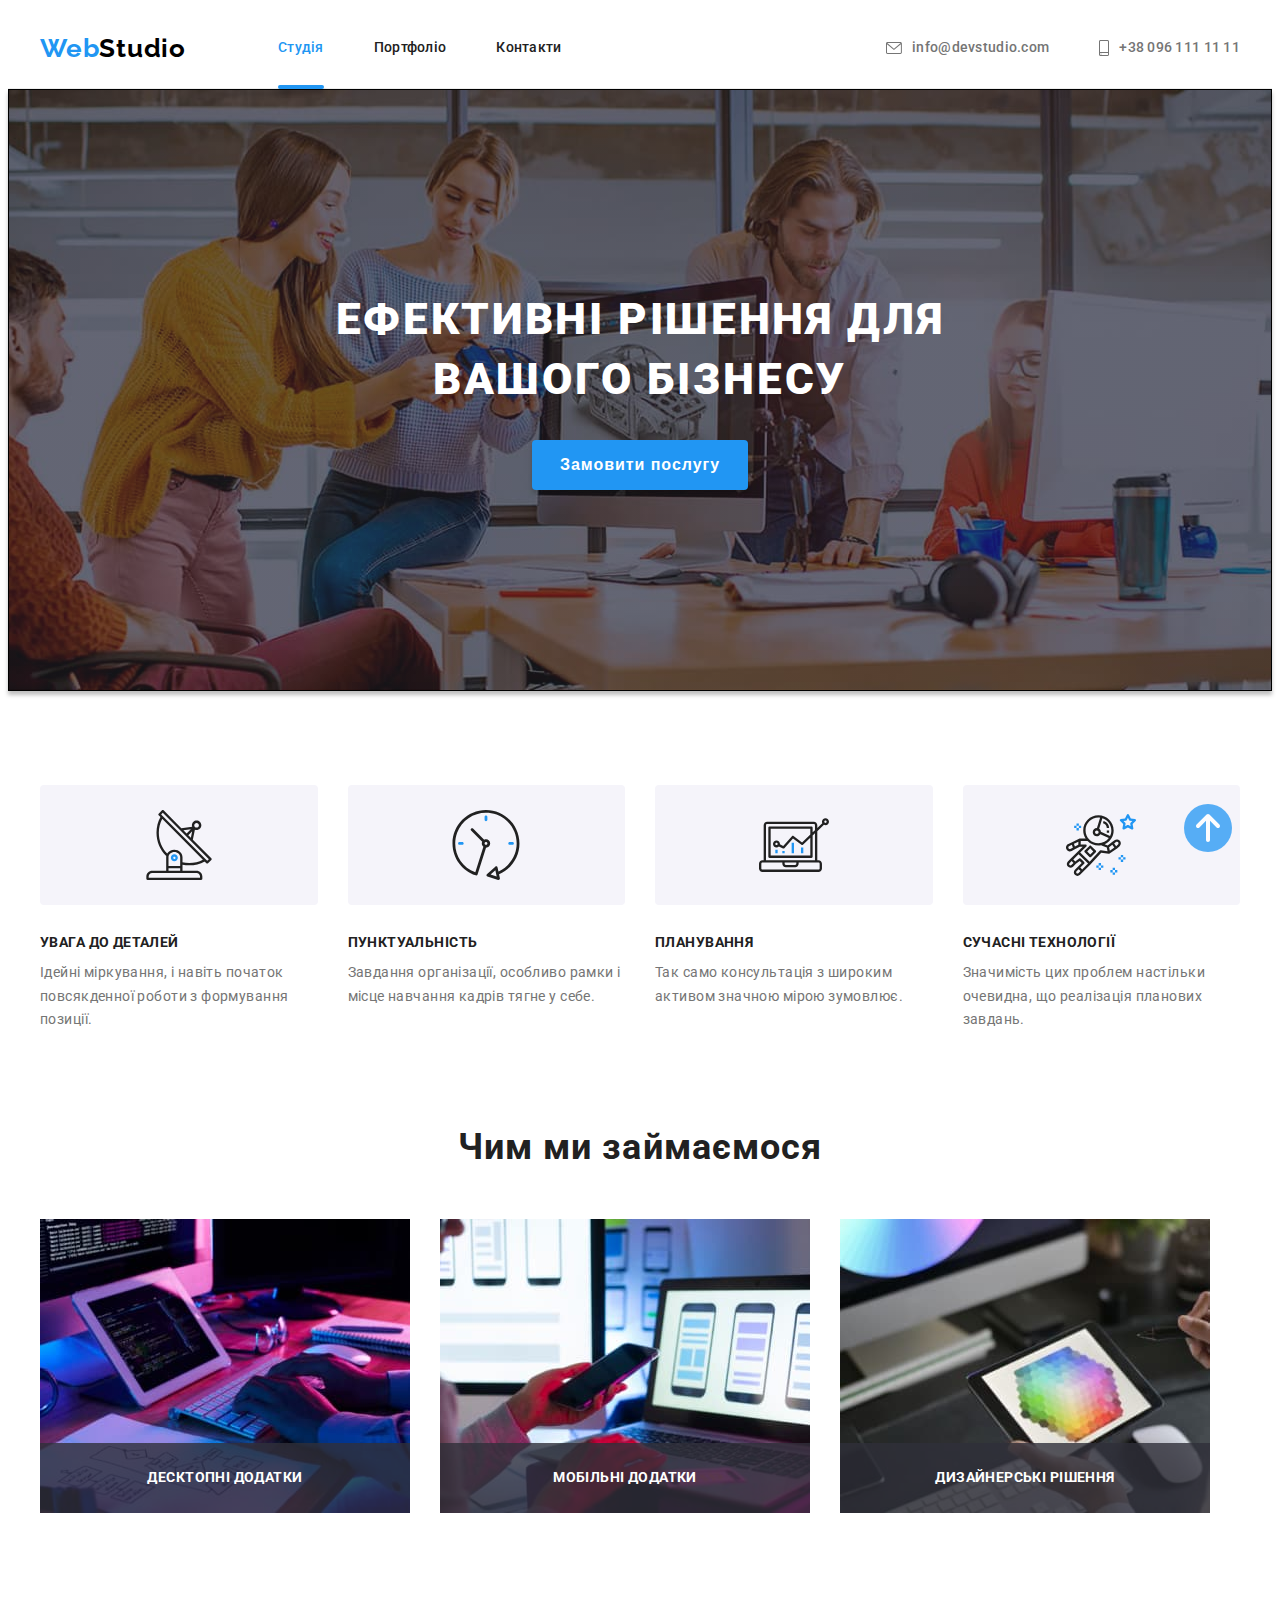
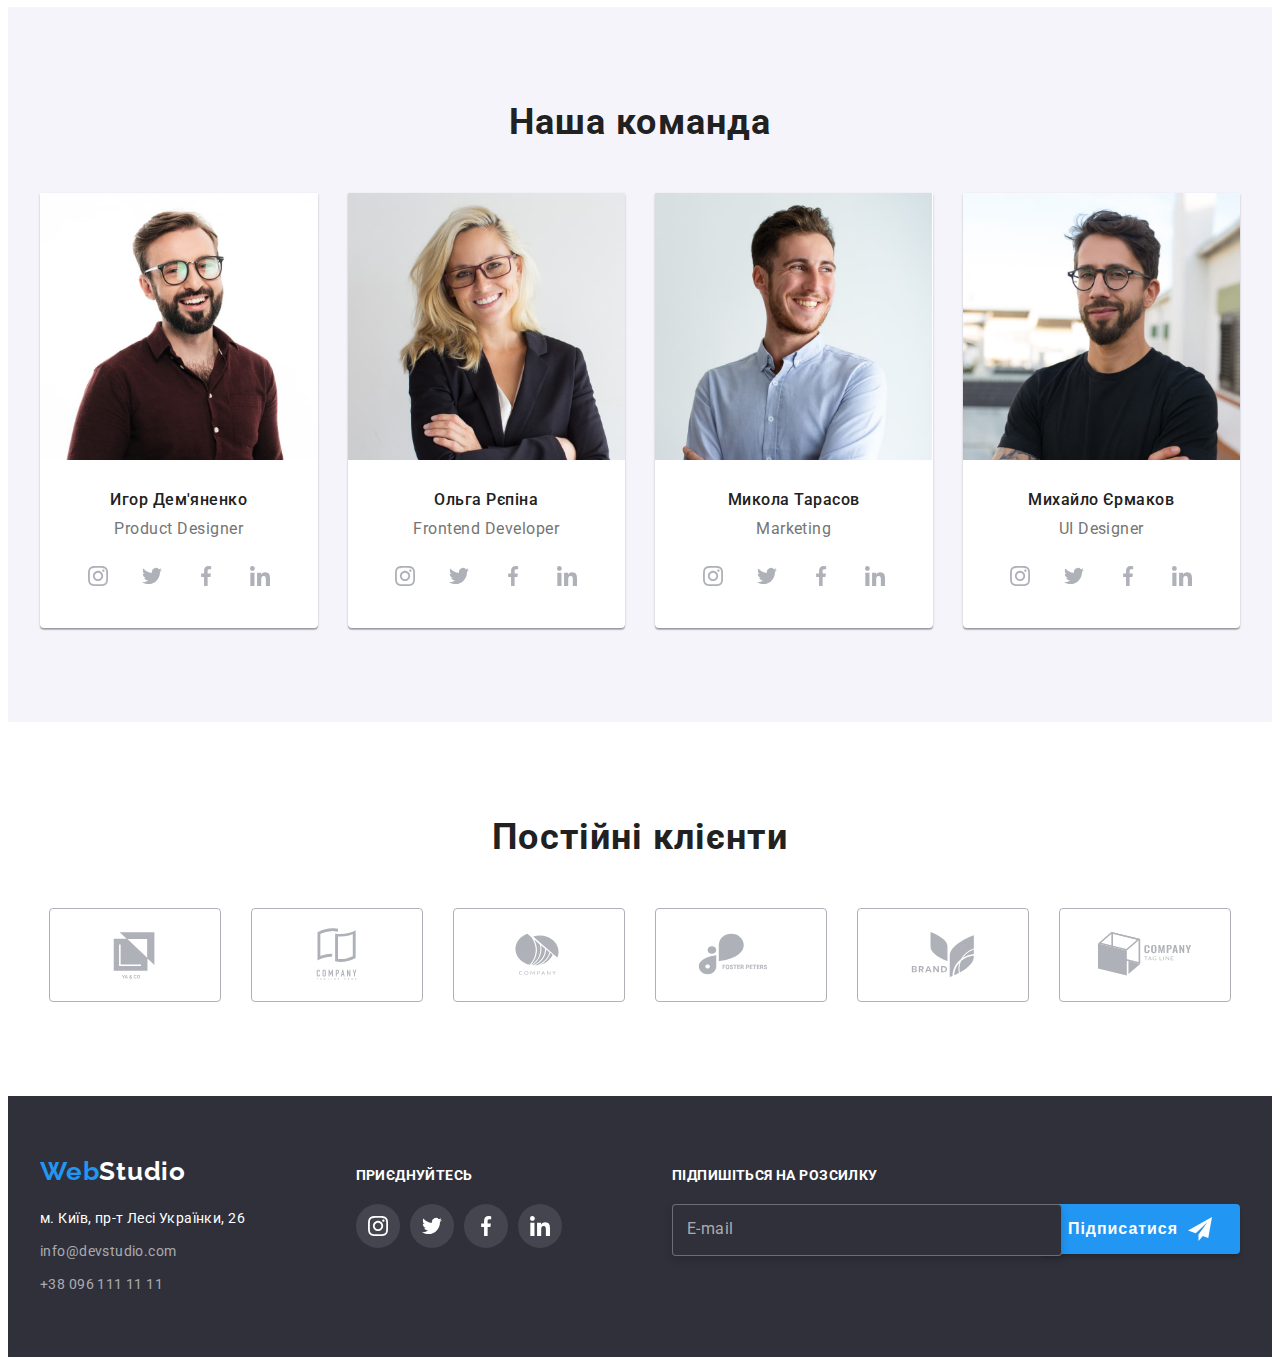
<file: index.html>
<!DOCTYPE html>
<html lang="uk-UA">
  <head>
    <meta charset="UTF-8" />
    <meta http-equiv="X-UA-Compatible" content="IE=edge" />
    <meta name="viewport" content="width=device-width, initial-scale=1.0" />
    <title>WebStudio</title>
    <link rel="shortcut icon" href="./img/favicon-w.ico" type="image/x-icon" />
    <link rel="preconnect" href="https://fonts.googleapis.com" />
    <link rel="preconnect" href="https://fonts.gstatic.com" crossorigin />
    <link
      href="https://fonts.googleapis.com/css2?family=Raleway:wght@700&family=Roboto:wght@400;500;700;900&display=swap"
      rel="stylesheet"
    />
    <link
      rel="stylesheet"
      href="https://cdnjs.cloudflare.com/ajax/libs/modern-normalize/1.1.0/modern-normalize.min.css"
      integrity="sha512-wpPYUAdjBVSE4KJnH1VR1HeZfpl1ub8YT/NKx4PuQ5NmX2tKuGu6U/JRp5y+Y8XG2tV+wKQpNHVUX03MfMFn9Q=="
      crossorigin="anonymous"
      referrerpolicy="no-referrer"
    />
    <link rel="stylesheet" href="https://cdnjs.cloudflare.com/ajax/libs/animate.css/4.1.1/animate.min.css" />
    <link rel="stylesheet" href="./css/main.min.css" />
  </head>
  <body data-not-scroll-body>
    <!--================ HEADER ===============-->
    <header class="page-header" id="header">
      <div class="container page-header__container">
        <!-- prettier-ignore -->
        <a class="logo link animate__animated animate__bounce" lang="en" href="./index.html"><span class="logo__accent">Web</span>Studio</a>
        <button class="menu-btn" type="button" aria-expanded="false" aria-controls="menu-container" data-menu-button>
          <svg class="menu-btn__icon" width="40" height="40" aria-label="Перемикач мобільного меню">
            <use class="menu-btn__icon-menu" href="./img/sprite.svg#menu"></use>
            <use class="menu-btn__icon-cross" href="./img/sprite.svg#close-btn"></use>
          </svg>
        </button>
        <div class="menu-container" data-menu>
          <nav class="site-nav">
            <ul class="site-nav__list list">
              <li class="site-nav__item">
                <a class="site-nav__link site-nav__link--current link" href="./index.html">Студія</a>
              </li>
              <li class="site-nav__item"><a class="site-nav__link link" href="./portfolio.html">Портфоліо</a></li>
              <li class="site-nav__item"><a class="site-nav__link link" href="">Контакти</a></li>
            </ul>
          </nav>
          <ul class="header-contacts list">
            <li class="header-contacts__item">
              <a class="header-contacts__link header-contacts__mail-link link" href="mailto:info@devstudio.com">
                <svg class="header-contacts__icon" width="16" height="12">
                  <use href="./img/sprite.svg#envelope"></use>
                </svg>
                info@devstudio.com
              </a>
            </li>
            <li class="header-contacts__item">
              <a class="header-contacts__link header-contacts__tel-link link" href="tel:+380961111111">
                <svg class="header-contacts__icon" width="10" height="16">
                  <use href="./img/sprite.svg#smartphone"></use>
                </svg>
                +38 096 111 11 11
              </a>
            </li>
          </ul>
          <ul class="header-social list">
            <li class="header-social__item"><a class="header-social__link link" href="">Instagram</a></li>
            <li class="header-social__item"><a class="header-social__link link" href="">Twitter</a></li>
            <li class="header-social__item"><a class="header-social__link link" href="">Facebook</a></li>
            <li class="header-social__item"><a class="header-social__link link" href="">LinkedIn</a></li>
          </ul>
        </div>
      </div>
    </header>
    <main>
      <!--============ HERO SECTION ============-->
      <section class="hero">
        <div class="container">
          <h1 class="hero__title">Ефективні рішення для вашого бізнесу</h1>
          <button class="hero__btn btn" type="button" data-modal-open>Замовити послугу</button>
        </div>
      </section>
      <!--========== FEATURES SECTION ===========-->
      <section class="section">
        <div class="container">
          <h2 class="section__title visually-hidden">Особливості</h2>
          <ul class="features list">
            <li class="features__item">
              <div class="features__icon-wrap">
                <svg class="features__icon" width="70" height="70">
                  <use href="./img/sprite.svg#features-1-antenna"></use>
                </svg>
              </div>
              <h3 class="features__title">УВАГА ДО ДЕТАЛЕЙ</h3>
              <p class="features__text">
                Ідейні міркування, і навіть початок повсякденної роботи з формування позиції.
              </p>
            </li>
            <li class="features__item">
              <div class="features__icon-wrap">
                <svg class="features__icon" width="70" height="70">
                  <use href="./img/sprite.svg#features-2-clock"></use>
                </svg>
              </div>
              <h3 class="features__title">ПУНКТУАЛЬНІСТЬ</h3>
              <p class="features__text">Завдання організації, особливо рамки і місце навчання кадрів тягне у себе.</p>
            </li>
            <li class="features__item">
              <div class="features__icon-wrap">
                <svg class="features__icon" width="70" height="70">
                  <use href="./img/sprite.svg#features-3-diagram"></use>
                </svg>
              </div>
              <h3 class="features__title">ПЛАНУВАННЯ</h3>
              <p class="features__text">Так само консультація з широким активом значною мірою зумовлює.</p>
            </li>
            <li class="features__item">
              <div class="features__icon-wrap">
                <svg class="features__icon" width="70" height="70">
                  <use href="./img/sprite.svg#features-4-astronaut"></use>
                </svg>
              </div>
              <h3 class="features__title">СУЧАСНІ ТЕХНОЛОГІЇ</h3>
              <p class="features__text">Значимість цих проблем настільки очевидна, що реалізація планових завдань.</p>
            </li>
          </ul>
        </div>
      </section>
      <!--=========== SERVICE SECTION ===========-->
      <section class="section service-section">
        <div class="container">
          <h2 class="section__title service__title">Чим ми займаємося</h2>
          <ul class="service list">
            <li class="service__item">
              <div class="img-box">
                <img
                  srcset="./img/Studio/Service/img-1.jpg 1x, 
                  ./img/Studio/Service/img-1-2x.jpg 2x"
                  src="./img/Studio/Service/img-1.jpg"
                  alt="Програмування"
                  width="370"
                />
                <p class="service__text">Десктопні додатки</p>
              </div>
            </li>
            <li class="service__item">
              <div class="img-box">
                <img 
                  srcset="./img/Studio/Service/img-2.jpg 1x, 
                  ./img/Studio/Service/img-2-2x.jpg 2x"
                  src="./img/Studio/Service/img-2.jpg"                
                  alt="Адаптивна верстка" 
                  width="370" />
                <p class="service__text">Мобільні додатки</p>
              </div>
            </li>
            <li class="service__item">
              <div class="img-box">
                <img 
                srcset="./img/Studio/Service/img-3.jpg 1x, 
                ./img/Studio/Service/img-3-2x.jpg 2x"
                src="./img/Studio/Service/img-3.jpg" 
                alt="Дизайн" 
                width="370" />
                <p class="service__text">Дизайнерські рішення</p>
              </div>
            </li>
          </ul>
        </div>
      </section>
      <!--========== OUR TEAM SECTION ==========-->
      <section class="section section--alt-bg">
        <div class="container">
          <h2 class="section__title">Наша команда</h2>
          <ul class="team list">
            <li class="team__item">
              <picture>
                <source srcset="./img/Studio/Team/img-4-mob.jpg 1x, 
                ./img/Studio/Team/img-4-mob-2x.jpg 2x" media="(max-width: 767.5px)">
                <source srcset="./img/Studio/Team/img-4-tablet.jpg 1x, 
                ./img/Studio/Team/img-4-tablet-2x.jpg 2x" media="(min-width: 768px) and (max-width: 1199px)">
                <source srcset="./img/Studio/Team/img-4.jpg 1x, 
                ./img/Studio/Team/img-4-2x.jpg 2x" media="(min-width: 1200px)">
                <img src="./img/Studio/Team/img-4.jpg" alt="Ігор Дем'яненко">
              </picture>

              <div class="team__content">
                <h3 class="team__name">Игор Дем'яненко</h3>
                <p class="team__text" lang="en">Product Designer</p>
                <ul class="social-list list">
                  <li class="social-list__item">
                    <a class="social-list__link link" href="">
                      <svg class="social-list__icon" width="20" height="20">
                        <use href="./img/sprite.svg#instagram"></use>
                      </svg>
                    </a>
                  </li>
                  <li class="social-list__item">
                    <a class="social-list__link link" href="">
                      <svg class="social-list__icon" width="20" height="20">
                        <use href="./img/sprite.svg#twitter"></use>
                      </svg>
                    </a>
                  </li>
                  <li class="social-list__item">
                    <a class="social-list__link link" href="">
                      <svg class="social-list__icon" width="20" height="20">
                        <use href="./img/sprite.svg#facebook"></use>
                      </svg>
                    </a>
                  </li>
                  <li class="social-list__item">
                    <a class="social-list__link link" href="">
                      <svg class="social-list__icon" width="20" height="20">
                        <use href="./img/sprite.svg#linkedin"></use>
                      </svg>
                    </a>
                  </li>
                </ul>
              </div>
            </li>
            <li class="team__item">
              <picture>
                <source srcset="./img/Studio/Team/img-5-mob.jpg 1x, 
                ./img/Studio/Team/img-5-mob-2x.jpg 2x" media="(max-width: 767.5px)">
                <source srcset="./img/Studio/Team/img-5-tablet.jpg 1x, 
                ./img/Studio/Team/img-5-tablet-2x.jpg 2x" media="(min-width: 768px) and (max-width: 1199px)">
                <source srcset="./img/Studio/Team/img-5.jpg 1x, 
                ./img/Studio/Team/img-5-2x.jpg 2x" media="(min-width: 1200px)">
                <img src="./img/Studio/Team/img-5.jpg" alt="Ольга Рєпіна">
              </picture>
              
              <div class="team__content">
                <h3 class="team__name">Ольга Рєпіна</h3>
                <p class="team__text" lang="en">Frontend Developer</p>
                <ul class="social-list list">
                  <li class="social-list__item">
                    <a class="social-list__link link" href="">
                      <svg class="social-list__icon" width="20" height="20">
                        <use href="./img/sprite.svg#instagram"></use>
                      </svg>
                    </a>
                  </li>
                  <li class="social-list__item">
                    <a class="social-list__link link" href="">
                      <svg class="social-list__icon" width="20" height="20">
                        <use href="./img/sprite.svg#twitter"></use>
                      </svg>
                    </a>
                  </li>
                  <li class="social-list__item">
                    <a class="social-list__link link" href="">
                      <svg class="social-list__icon" width="20" height="20">
                        <use href="./img/sprite.svg#facebook"></use>
                      </svg>
                    </a>
                  </li>
                  <li class="social-list__item">
                    <a class="social-list__link link" href="">
                      <svg class="social-list__icon" width="20" height="20">
                        <use href="./img/sprite.svg#linkedin"></use>
                      </svg>
                    </a>
                  </li>
                </ul>
              </div>
            </li>
            <li class="team__item">
              <picture>
                <source srcset="./img/Studio/Team/img-6-mob.jpg 1x, 
                ./img/Studio/Team/img-6-mob-2x.jpg 2x" media="(max-width: 767.5px)">
                <source srcset="./img/Studio/Team/img-6-tablet.jpg 1x, 
                ./img/Studio/Team/img-6-tablet-2x.jpg 2x" media="(min-width: 768px) and (max-width: 1199px)">
                <source srcset="./img/Studio/Team/img-6.jpg 1x, 
                ./img/Studio/Team/img-6-2x.jpg 2x" media="(min-width: 1200px)">
                <img src="./img/Studio/Team/img-6.jpg" alt="Микола Тарасов">
              </picture>
              
              <div class="team__content">
                <h3 class="team__name">Микола Тарасов</h3>
                <p class="team__text" lang="en">Marketing</p>
                <ul class="social-list list">
                  <li class="social-list__item">
                    <a class="social-list__link link" href="">
                      <svg class="social-list__icon" width="20" height="20">
                        <use href="./img/sprite.svg#instagram"></use>
                      </svg>
                    </a>
                  </li>
                  <li class="social-list__item">
                    <a class="social-list__link link" href="">
                      <svg class="social-list__icon" width="20" height="20">
                        <use href="./img/sprite.svg#twitter"></use>
                      </svg>
                    </a>
                  </li>
                  <li class="social-list__item">
                    <a class="social-list__link link" href="">
                      <svg class="social-list__icon" width="20" height="20">
                        <use href="./img/sprite.svg#facebook"></use>
                      </svg>
                    </a>
                  </li>
                  <li class="social-list__item">
                    <a class="social-list__link link" href="">
                      <svg class="social-list__icon" width="20" height="20">
                        <use href="./img/sprite.svg#linkedin"></use>
                      </svg>
                    </a>
                  </li>
                </ul>
              </div>
            </li>
            <li class="team__item">
              <picture>
                <source srcset="./img/Studio/Team/img-7-mob.jpg 1x, 
                ./img/Studio/Team/img-7-mob-2x.jpg 2x" media="(max-width: 767.5px)">
                <source srcset="./img/Studio/Team/img-7-tablet.jpg 1x, 
                ./img/Studio/Team/img-7-tablet-2x.jpg 2x" media="(min-width: 768px) and (max-width: 1199px)">
                <source srcset="./img/Studio/Team/img-7.jpg 1x, 
                ./img/Studio/Team/img-7-2x.jpg 2x" media="(min-width: 1200px)">
                <img src="./img/Studio/Team/img-7.jpg" alt="Михайло Єрмаков">
              </picture>
        
              <div class="team__content">
                <h3 class="team__name">Михайло Єрмаков</h3>
                <p class="team__text" lang="en">UI Designer</p>
                <ul class="social-list list">
                  <li class="social-list__item">
                    <a class="social-list__link link" href="">
                      <svg class="social-list__icon" width="20" height="20">
                        <use href="./img/sprite.svg#instagram"></use>
                      </svg>
                    </a>
                  </li>
                  <li class="social-list__item">
                    <a class="social-list__link link" href="">
                      <svg class="social-list__icon" width="20" height="20">
                        <use href="./img/sprite.svg#twitter"></use>
                      </svg>
                    </a>
                  </li>
                  <li class="social-list__item">
                    <a class="social-list__link link" href="">
                      <svg class="social-list__icon" width="20" height="20">
                        <use href="./img/sprite.svg#facebook"></use>
                      </svg>
                    </a>
                  </li>
                  <li class="social-list__item">
                    <a class="social-list__link link" href="">
                      <svg class="social-list__icon" width="20" height="20">
                        <use href="./img/sprite.svg#linkedin"></use>
                      </svg>
                    </a>
                  </li>
                </ul>
              </div>
            </li>
          </ul>
        </div>
      </section>
      <!--========== OUR CLIENTS SECTION ==========-->
      <section class="section">
        <div class="container">
          <h2 class="section__title">Постійні клієнти</h2>
          <ul class="clients list">
            <li class="clients__item">
              <a href="" class="clients__link link">
                <svg class="clients__icon" width="106" height="60"><use href="./img/sprite.svg#Logo1"></use></svg>
              </a>
            </li>
            <li class="clients__item">
              <a href="" class="clients__link link">
                <svg class="clients__icon" width="106" height="60"><use href="./img/sprite.svg#Logo2"></use></svg>
              </a>
            </li>
            <li class="clients__item">
              <a href="" class="clients__link link">
                <svg class="clients__icon" width="106" height="60"><use href="./img/sprite.svg#Logo3"></use></svg>
              </a>
            </li>
            <li class="clients__item">
              <a href="" class="clients__link link">
                <svg class="clients__icon" width="106" height="60"><use href="./img/sprite.svg#Logo4"></use></svg>
              </a>
            </li>
            <li class="clients__item">
              <a href="" class="clients__link link">
                <svg class="clients__icon" width="106" height="60"><use href="./img/sprite.svg#Logo5"></use></svg>
              </a>
            </li>
            <li class="clients__item">
              <a href="" class="clients__link link">
                <svg class="clients__icon" width="106" height="60"><use href="./img/sprite.svg#Logo6"></use></svg>
              </a>
            </li>
          </ul>
        </div>
      </section>
    </main>
    <!--================= FOOTER ===============-->
    <footer class="footer">
      <div class="container footer__wrap">
        <div class="footer__address-wrap">
          <!-- prettier-ignore -->
          <a class="logo footer__logo link" lang="en" href="./index.html"><span class="logo__accent">Web</span>Studio</a>
          <address class="footer-contacts">
            <ul class="footer-contacts__list list">
              <li class="footer-contacts__item">
                <a
                  class="footer-contacts__link footer-contacts__link--white link"
                  href="https://goo.gl/maps/namVYLT5pjn7duQN9"
                  target="_blank"
                  rel="noopener noreferrer nofollow"
                >
                  м. Київ, пр-т Лесі Українки, 26
                </a>
              </li>
              <li class="footer-contacts__item">
                <a class="footer-contacts__link link" href="mailto:info@devstudio.com">info@devstudio.com</a>
              </li>
              <li class="footer-contacts__item">
                <a class="footer-contacts__link link" href="tel:+380961111111">+38 096 111 11 11</a>
              </li>
            </ul>
          </address>
        </div>
        <div class="footer-social">
          <h3 class="footer__heading">приєднуйтесь</h3>
          <ul class="footer-social__list list">
            <li class="footer-social__item">
              <a class="footer-social__link link" href="">
                <svg class="footer-social__ico" width="20" height="20">
                  <use href="./img/sprite.svg#instagram"></use>
                </svg>
              </a>
            </li>
            <li class="footer-social__item">
              <a class="footer-social__link link" href="">
                <svg class="footer-social__ico" width="20" height="20"><use href="./img/sprite.svg#twitter"></use></svg>
              </a>
            </li>
            <li class="footer-social__item">
              <a class="footer-social__link link" href="">
                <svg class="footer-social__ico" width="20" height="20">
                  <use href="./img/sprite.svg#facebook"></use>
                </svg>
              </a>
            </li>
            <li class="footer-social__item">
              <a class="footer-social__link link" href="">
                <svg class="footer-social__ico" width="20" height="20">
                  <use href="./img/sprite.svg#linkedin"></use>
                </svg>
              </a>
            </li>
          </ul>
        </div>
        <div class="footer-form__wrap">
          <h3 class="footer__heading">Підпишіться на розсилку</h3>
          <form class="footer-form">
            <div class="footer-form__input-container">
              <input type="email" class="footer-form__input" name="email" id="email" placeholder=" " />
              <label class="footer-form__label" for="email">E-mail</label>
            </div>
            <button class="footer-form__btn btn" type="submit">
              Підписатися
              <svg class="footer-form__btn-icon" width="24" height="24">
                <use href="./img/sprite.svg#icon-send"></use>
              </svg>
            </button>
          </form>
        </div>
      </div>
    </footer>
    <!--================== MODAL ================-->
    <div class="backdrop backdrop--hidden" data-modal>
      <div class="modal">
        <button class="close-btn" type="button" data-modal-close>
          <svg class="close-btn__icon" width="18" height="18">
            <use href="./img/sprite.svg#close-btn" aria-label="Кнопка закриття модального вікна"></use>
          </svg>
        </button>
        <p class="modal__title">Залиште свої дані, ми Вам передзвонимо</p>

        <form class="form">
          <label class="form__label" for="name">Ім'я</label>
          <div class="form__input-wrap">
            <input class="form__input" type="text" name="name" id="name" />
            <svg class="form__icon" width="18" height="18">
              <use href="./img/sprite.svg#person-black"></use>
            </svg>
          </div>

          <label class="form__label" for="tel">Телефон</label>
          <div class="form__input-wrap">
            <input class="form__input" type="tel" name="tel" id="tel" />
            <svg class="form__icon" width="18" height="18">
              <use href="./img/sprite.svg#phone-black"></use>
            </svg>
          </div>

          <label class="form__label" for="mail">Пошта</label>
          <div class="form__input-wrap">
            <input class="form__input" type="email" name="mail" id="mail" />
            <svg class="form__icon" width="18" height="18">
              <use href="./img/sprite.svg#email-black"></use>
            </svg>
          </div>

          <label class="form__label" for="coment">Коментар</label>
          <textarea class="form__text" name="coment" id="coment" placeholder="Введіть текст"></textarea>

          <label class="checkbox">
            <input class="checkbox__input" type="checkbox" name="terms" />
            <span class="checkbox__custom-input">
              <svg class="checkbox__icon" width="16" height="15">
                <use href="./img/sprite.svg#checkbox-checked"></use>
              </svg>
            </span>
            <span>
              Погоджуюся з розсилкою та приймаю
              <a href=" ">Умови договору</a>
            </span>
          </label>

          <button class="form__btn btn" type="submit">Відправити</button>
        </form>
      </div>
    </div>
    <!--================== SCROLL TO TOP BTN ================-->
    <a class="scroll-to-top" href="#header" onclick="return up()" data-scroll>
      <svg class="scroll-to-top__icon" width="32" height="32">
        <use href="./img/sprite.svg#arrow-up"></use>
      </svg>
    </a>
    <script src="./js/mobile-menu.js"></script>
    <script src="./js/modal.js"></script>
    <script src="./js/scroll-top.js"></script>
  </body>
</html>
</file>
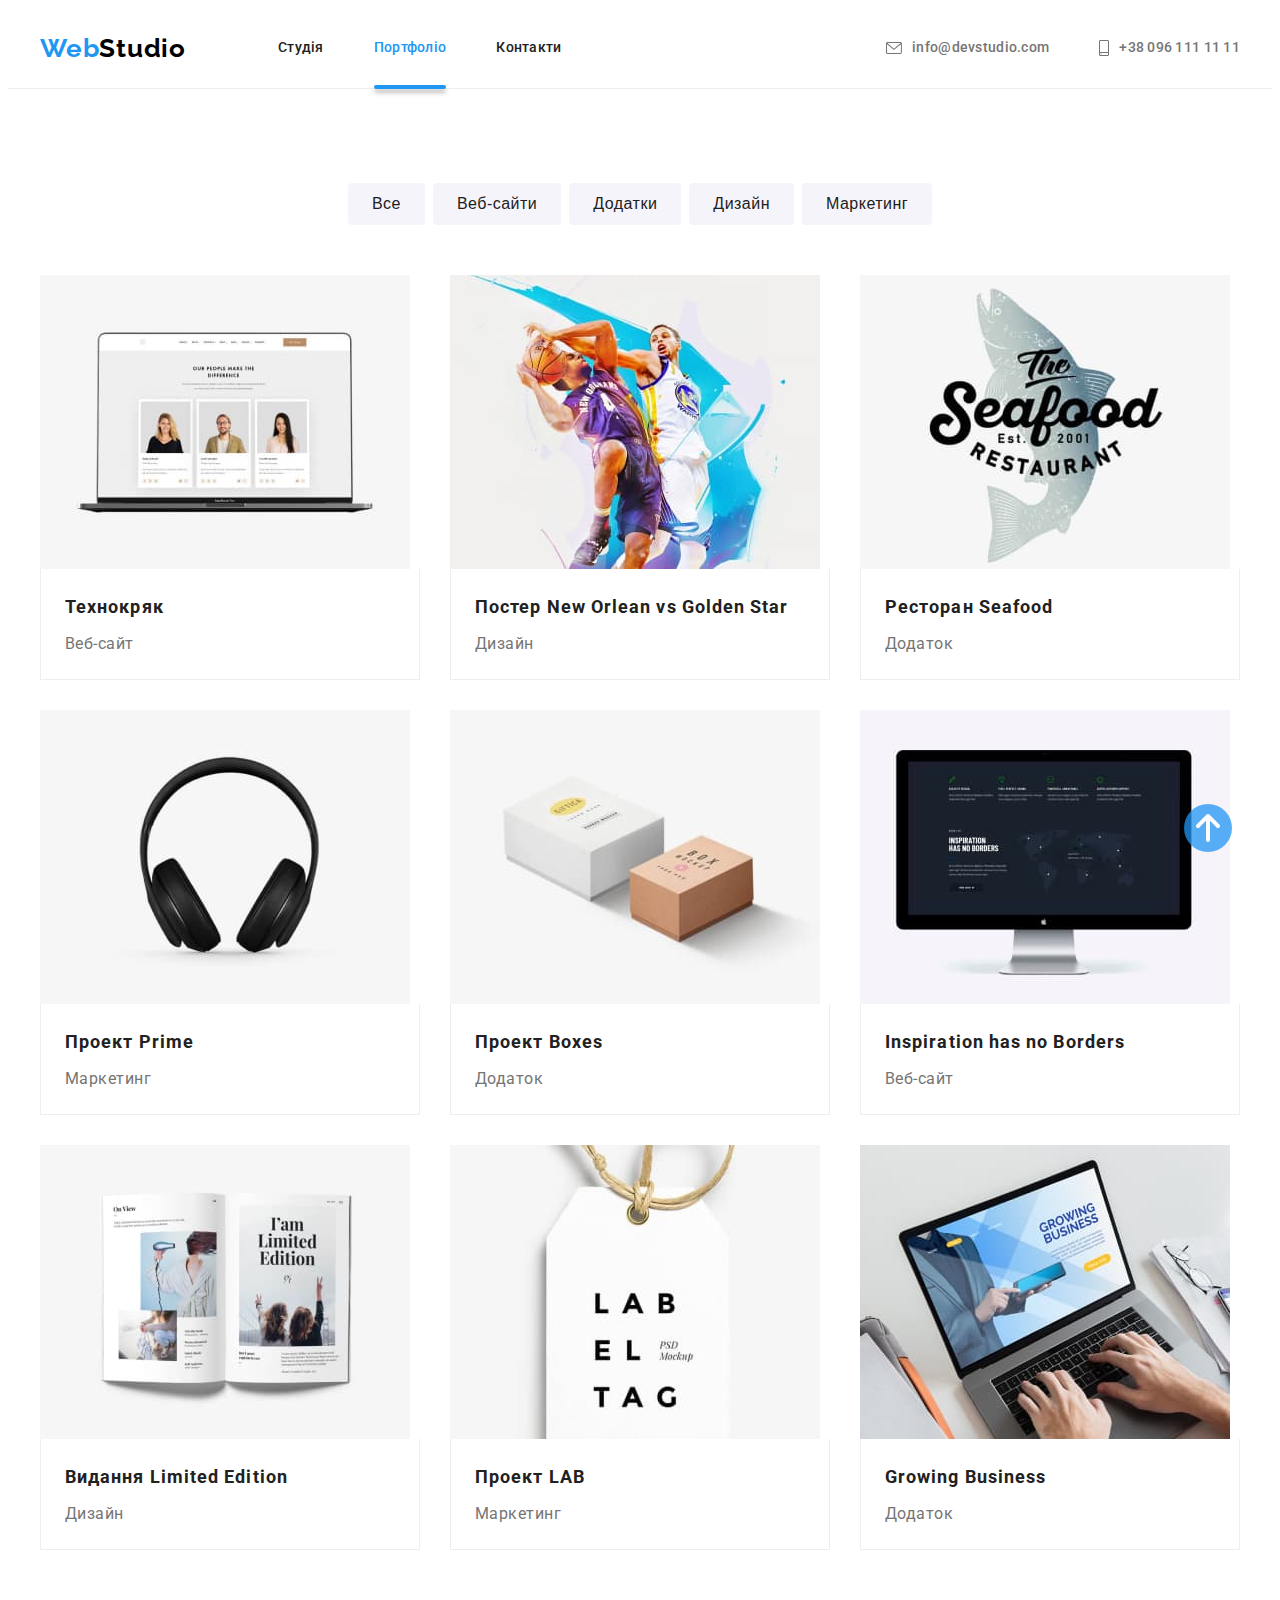
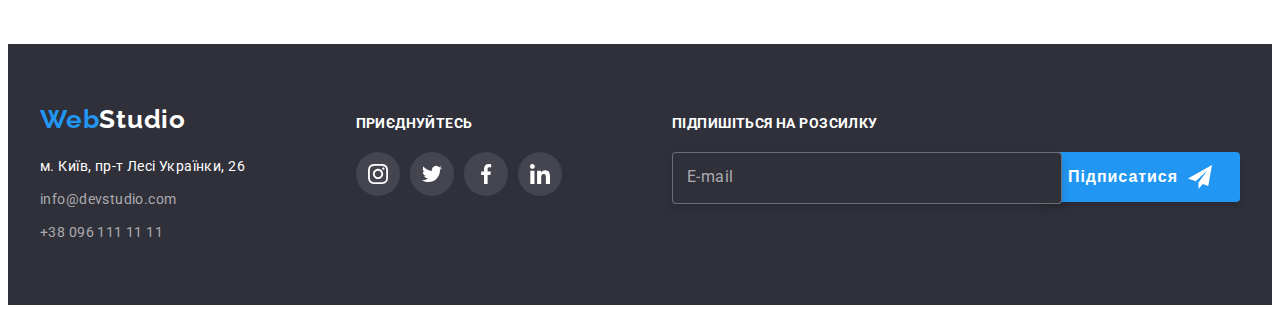
<file: portfolio.html>
<!DOCTYPE html>
<html lang="uk-UA">
  <head>
    <meta charset="UTF-8" />
    <meta http-equiv="X-UA-Compatible" content="IE=edge" />
    <meta name="viewport" content="width=device-width, initial-scale=1.0" />
    <title>Portfolio</title>
    <link rel="shortcut icon" href="./img/favicon-w.ico" type="image/x-icon" />
    <link rel="preconnect" href="https://fonts.googleapis.com" />
    <link rel="preconnect" href="https://fonts.gstatic.com" crossorigin />
    <link
      href="https://fonts.googleapis.com/css2?family=Raleway:wght@700&family=Roboto:wght@400;500;700&display=swap"
      rel="stylesheet"
    />
    <link
      rel="stylesheet"
      href="https://cdnjs.cloudflare.com/ajax/libs/modern-normalize/1.1.0/modern-normalize.min.css"
      integrity="sha512-wpPYUAdjBVSE4KJnH1VR1HeZfpl1ub8YT/NKx4PuQ5NmX2tKuGu6U/JRp5y+Y8XG2tV+wKQpNHVUX03MfMFn9Q=="
      crossorigin="anonymous"
      referrerpolicy="no-referrer"
    />
    <link rel="stylesheet" href="https://cdnjs.cloudflare.com/ajax/libs/animate.css/4.1.1/animate.min.css" />

    <link rel="stylesheet" href="./css/main.min.css" />
  </head>

  <body>
    <!-- ============= HEADER ========== -->
    <header class="page-header" id="header">
      <div class="container page-header__container">
        <!-- prettier-ignore -->
        <a class="logo link animate__animated animate__bounce" lang="en" href="./index.html"><span class="logo__accent">Web</span>Studio</a>
        <button class="menu-btn" type="button" aria-expanded="false" aria-controls="menu-container" data-menu-button>
          <svg class="menu-btn__icon" width="40" height="40" aria-label="Перемикач мобільного меню">
            <use class="menu-btn__icon-menu" href="./img/sprite.svg#menu"></use>
            <use class="menu-btn__icon-cross" href="./img/sprite.svg#close-btn"></use>
          </svg>
        </button>
        <div class="menu-container" data-menu>
          <nav class="site-nav">
            <ul class="site-nav__list list">
              <li class="site-nav__item">
                <a class="site-nav__link link" href="./index.html">Студія</a>
              </li>
              <li class="site-nav__item">
                <a class="site-nav__link site-nav__link--current link" href="./portfolio.html">Портфоліо</a>
              </li>
              <li class="site-nav__item"><a class="site-nav__link link" href="">Контакти</a></li>
            </ul>
          </nav>
          <ul class="header-contacts list">
            <li class="header-contacts__item">
              <a class="header-contacts__link header-contacts__mail-link link" href="mailto:info@devstudio.com">
                <svg class="header-contacts__icon" width="16" height="12">
                  <use href="./img/sprite.svg#envelope"></use>
                </svg>
                info@devstudio.com
              </a>
            </li>
            <li class="header-contacts__item">
              <a class="header-contacts__link header-contacts__tel-link link" href="tel:+380961111111">
                <svg class="header-contacts__icon" width="10" height="16">
                  <use href="./img/sprite.svg#smartphone"></use>
                </svg>
                +38 096 111 11 11
              </a>
            </li>
          </ul>
          <ul class="header-social list">
            <li class="header-social__item"><a class="header-social__link link" href="">Instagram</a></li>
            <li class="header-social__item"><a class="header-social__link link" href="">Twitter</a></li>
            <li class="header-social__item"><a class="header-social__link link" href="">Facebook</a></li>
            <li class="header-social__item"><a class="header-social__link link" href="">LinkedIn</a></li>
          </ul>
        </div>
      </div>
    </header>
    <!-- ========== PORTFOLIO SECTION ========== -->
    <section class="portfolio section">
      <div class="container">
        <h1 class="portfolio__heading visually-hidden">Портфоліо</h1>
        <!-- ======= PORTFOLIO FILTERS ========== -->
        <ul class="portfolio__filter list">
          <li class="portfolio__filter-item"><button class="portfolio__filter-btn" type="button">Все</button></li>
          <li class="portfolio__filter-item"><button class="portfolio__filter-btn" type="button">Веб-сайти</button></li>
          <li class="portfolio__filter-item"><button class="portfolio__filter-btn" type="button">Додатки</button></li>
          <li class="portfolio__filter-item"><button class="portfolio__filter-btn" type="button">Дизайн</button></li>
          <li class="portfolio__filter-item"><button class="portfolio__filter-btn" type="button">Маркетинг</button></li>
        </ul>
        <!-- ======= PORTFOLIO PROJECTS ========== -->
        <ul class="portfolio__list list">
          <li class="portfolio__item">
            <a class="portfolio__link link" href="">
              <div class="img-box">

                <picture>
                  <source srcset="./img/Portfolio/pf-1-mob.jpg 1x, 
                  ./img/Portfolio/pf-1-mob-2x.jpg 2x" media="(max-width: 767.5px)">
                  <source srcset="./img/Portfolio/pf-1-tablet.jpg 1x, 
                  ./img/Portfolio/pf-1-tablet-2x.jpg 2x" media="(min-width: 768px) and (max-width: 1199px)">
                  <source srcset="./img/Portfolio/pf-1.jpg 1x, 
                  ./img/Portfolio/pf-1-2x.jpg 2x" media="(min-width: 1200px)">
                  <img src="./img/Portfolio/pf-1.jpg" alt="Ноутбук з відкритим сайтом компанії">
                </picture>

                <p class="portfolio__text">
                  Ресурс пропонує комплексні пропозиції з різним рівнем функціоналу та сервісів. Все це дозволить
                  відвідувачу отримати вичерпні відомості про компанію чи приватну особу.
                </p>
              </div>
              <div class="portfolio__card-content">
                <h2 class="portfolio__name">Технокряк</h2>
                <p class="portfolio__type">Веб-сайт</p>
              </div>
            </a>
          </li>
          <li class="portfolio__item">
            <a class="portfolio__link link" href="">
              <div class="img-box">

                <picture>
                  <source srcset="./img/Portfolio/pf-2-mob.jpg 1x, 
                  ./img/Portfolio/pf-2-mob-2x.jpg 2x" media="(max-width: 767.5px)">
                  <source srcset="./img/Portfolio/pf-2-tablet.jpg 1x, 
                  ./img/Portfolio/pf-2-tablet-2x.jpg 2x" media="(min-width: 768px) and (max-width: 1199px)">
                  <source srcset="./img/Portfolio/pf-2.jpg 1x, 
                  ./img/Portfolio/pf-2-2x.jpg 2x" media="(min-width: 1200px)">
                  <img src="./img/Portfolio/pf-2.jpg" alt="Постер баскетбольного матчу">
                </picture>

                <p class="portfolio__text">
                  Ресурс пропонує комплексні пропозиції з різним рівнем функціоналу та сервісів. Все це дозволить
                  відвідувачу отримати вичерпні відомості про компанію чи приватну особу.
                </p>
              </div>
              <div class="portfolio__card-content">
                <h2 class="portfolio__name">Постер New Orlean vs Golden Star</h2>
                <p class="portfolio__type">Дизайн</p>
              </div>
            </a>
          </li>
          <li class="portfolio__item">
            <a class="portfolio__link link" href="">
              <div class="img-box">

                <picture>
                  <source srcset="./img/Portfolio/pf-3-mob.jpg 1x, 
                  ./img/Portfolio/pf-3-mob-2x.jpg 2x" media="(max-width: 767.5px)">
                  <source srcset="./img/Portfolio/pf-3-tablet.jpg 1x, 
                  ./img/Portfolio/pf-3-tablet-2x.jpg 2x" media="(min-width: 768px) and (max-width: 1199px)">
                  <source srcset="./img/Portfolio/pf-3.jpg 1x, 
                  ./img/Portfolio/pf-3-2x.jpg 2x" media="(min-width: 1200px)">
                  <img src="./img/Portfolio/pf-3.jpg" alt="Логотип ресторану">
                </picture>

                <p class="portfolio__text">
                  Ресурс пропонує комплексні пропозиції з різним рівнем функціоналу та сервісів. Все це дозволить
                  відвідувачу отримати вичерпні відомості про компанію чи приватну особу.
                </p>
              </div>
              <div class="portfolio__card-content">
                <h2 class="portfolio__name">Ресторан Seafood</h2>
                <p class="portfolio__type">Додаток</p>
              </div>
            </a>
          </li>
          <li class="portfolio__item">
            <a class="portfolio__link link" href="">
              <div class="img-box">
                <picture>
                  <source srcset="./img/Portfolio/pf-4-mob.jpg 1x, 
                  ./img/Portfolio/pf-4-mob-2x.jpg 2x" media="(max-width: 767.5px)">
                  <source srcset="./img/Portfolio/pf-4-tablet.jpg 1x, 
                  ./img/Portfolio/pf-4-tablet-2x.jpg 2x" media="(min-width: 768px) and (max-width: 1199px)">
                  <source srcset="./img/Portfolio/pf-4.jpg 1x, 
                  ./img/Portfolio/pf-4-2x.jpg 2x" media="(min-width: 1200px)">
                  <img src="./img/Portfolio/pf-4.jpg" alt="Навушники закритого типу">
                </picture>

                <p class="portfolio__text">
                  Ресурс пропонує комплексні пропозиції з різним рівнем функціоналу та сервісів. Все це дозволить
                  відвідувачу отримати вичерпні відомості про компанію чи приватну особу.
                </p>
              </div>
              <div class="portfolio__card-content">
                <h2 class="portfolio__name">Проект Prime</h2>
                <p class="portfolio__type">Маркетинг</p>
              </div>
            </a>
          </li>
          <li class="portfolio__item">
            <a class="portfolio__link link" href="">
              <div class="img-box">

                <picture>
                  <source srcset="./img/Portfolio/pf-5-mob.jpg 1x, 
                  ./img/Portfolio/pf-5-mob-2x.jpg 2x" media="(max-width: 767.5px)">
                  <source srcset="./img/Portfolio/pf-5-tablet.jpg 1x, 
                  ./img/Portfolio/pf-5-tablet-2x.jpg 2x" media="(min-width: 768px) and (max-width: 1199px)">
                  <source srcset="./img/Portfolio/pf-5.jpg 1x, 
                  ./img/Portfolio/pf-5-2x.jpg 2x" media="(min-width: 1200px)">
                  <img src="./img/Portfolio/pf-5.jpg" alt="Подарункові коробки">
                </picture>
                
                <p class="portfolio__text">
                  Ресурс пропонує комплексні пропозиції з різним рівнем функціоналу та сервісів. Все це дозволить
                  відвідувачу отримати вичерпні відомості про компанію чи приватну особу.
                </p>
              </div>
              <div class="portfolio__card-content">
                <h2 class="portfolio__name">Проект Boxes</h2>
                <p class="portfolio__type">Додаток</p>
              </div>
            </a>
          </li>
          <li class="portfolio__item">
            <a class="portfolio__link link" href="">
              <div class="img-box">

                <picture>
                  <source srcset="./img/Portfolio/pf-6-mob.jpg 1x, 
                  ./img/Portfolio/pf-6-mob-2x.jpg 2x" media="(max-width: 767.5px)">
                  <source srcset="./img/Portfolio/pf-6-tablet.jpg 1x, 
                  ./img/Portfolio/pf-6-tablet-2x.jpg 2x" media="(min-width: 768px) and (max-width: 1199px)">
                  <source srcset="./img/Portfolio/pf-6.jpg 1x, 
                  ./img/Portfolio/pf-6-2x.jpg 2x" media="(min-width: 1200px)">
                  <img src="./img/Portfolio/pf-6.jpg" alt="Монітор з відкритим сайтом компанії">
                </picture>
                
                <p class="portfolio__text">
                  Ресурс пропонує комплексні пропозиції з різним рівнем функціоналу та сервісів. Все це дозволить
                  відвідувачу отримати вичерпні відомості про компанію чи приватну особу.
                </p>
              </div>
              <div class="portfolio__card-content">
                <h2 class="portfolio__name" lang="en">Inspiration has no Borders</h2>
                <p class="portfolio__type">Веб-сайт</p>
              </div>
            </a>
          </li>
          <li class="portfolio__item">
            <a class="portfolio__link link" href="">
              <div class="img-box">

                <picture>
                  <source srcset="./img/Portfolio/pf-7-mob.jpg 1x, 
                  ./img/Portfolio/pf-7-mob-2x.jpg 2x" media="(max-width: 767.5px)">
                  <source srcset="./img/Portfolio/pf-7-tablet.jpg 1x, 
                  ./img/Portfolio/pf-7-tablet-2x.jpg 2x" media="(min-width: 768px) and (max-width: 1199px)">
                  <source srcset="./img/Portfolio/pf-7.jpg 1x, 
                  ./img/Portfolio/pf-7-2x.jpg 2x" media="(min-width: 1200px)">
                  <img src="./img/Portfolio/pf-7.jpg" alt="Разворот журналу">
                </picture>
                
                <p class="portfolio__text">
                  Ресурс пропонує комплексні пропозиції з різним рівнем функціоналу та сервісів. Все це дозволить
                  відвідувачу отримати вичерпні відомості про компанію чи приватну особу.
                </p>
              </div>
              <div class="portfolio__card-content">
                <h2 class="portfolio__name">Видання Limited Edition</h2>
                <p class="portfolio__type">Дизайн</p>
              </div>
            </a>
          </li>
          <li class="portfolio__item">
            <a class="portfolio__link link" href="">
              <div class="img-box">

                <picture>
                  <source srcset="./img/Portfolio/pf-8-mob.jpg 1x, 
                  ./img/Portfolio/pf-8-mob-2x.jpg 2x" media="(max-width: 767.5px)">
                  <source srcset="./img/Portfolio/pf-8-tablet.jpg 1x, 
                  ./img/Portfolio/pf-8-tablet-2x.jpg 2x" media="(min-width: 768px) and (max-width: 1199px)">
                  <source srcset="./img/Portfolio/pf-8.jpg 1x, 
                  ./img/Portfolio/pf-8-2x.jpg 2x" media="(min-width: 1200px)">
                  <img src="./img/Portfolio/pf-8.jpg" alt="Елегантна біла етикетка">
                </picture>
                
                <p class="portfolio__text">
                  Ресурс пропонує комплексні пропозиції з різним рівнем функціоналу та сервісів. Все це дозволить
                  відвідувачу отримати вичерпні відомості про компанію чи приватну особу.
                </p>
              </div>
              <div class="portfolio__card-content">
                <h2 class="portfolio__name">Проект LAB</h2>
                <p class="portfolio__type">Маркетинг</p>
              </div>
            </a>
          </li>
          <li class="portfolio__item">
            <a class="portfolio__link link" href="">
              <div class="img-box">

                <picture>
                  <source srcset="./img/Portfolio/pf-9-mob.jpg 1x, 
                  ./img/Portfolio/pf-9-mob-2x.jpg 2x" media="(max-width: 767.5px)">
                  <source srcset="./img/Portfolio/pf-9-tablet.jpg 1x, 
                  ./img/Portfolio/pf-9-tablet-2x.jpg 2x" media="(min-width: 768px) and (max-width: 1199px)">
                  <source srcset="./img/Portfolio/pf-9.jpg 1x, 
                  ./img/Portfolio/pf-9-2x.jpg 2x" media="(min-width: 1200px)">
                  <img src="./img/Portfolio/pf-9.jpg" alt="Відкритий додаток на ноутбуці">
                </picture>
                
                <p class="portfolio__text">
                  Ресурс пропонує комплексні пропозиції з різним рівнем функціоналу та сервісів. Все це дозволить
                  відвідувачу отримати вичерпні відомості про компанію чи приватну особу.
                </p>
              </div>
              <div class="portfolio__card-content">
                <h2 class="portfolio__name">Growing Business</h2>
                <p class="portfolio__type">Додаток</p>
              </div>
            </a>
          </li>
        </ul>
      </div>
    </section>
    <!-- ============= FOOTER ========== -->
    <footer class="footer">
      <div class="container footer__wrap">
        <div class="footer__address-wrap">
          <!-- prettier-ignore -->
          <a class="logo footer__logo link" lang="en" href="./index.html"><span class="logo__accent">Web</span>Studio</a>
          <address class="footer-contacts">
            <ul class="footer-contacts__list list">
              <li class="footer-contacts__item">
                <a
                  class="footer-contacts__link footer-contacts__link--white link"
                  href="https://goo.gl/maps/namVYLT5pjn7duQN9"
                  target="_blank"
                  rel="noopener noreferrer nofollow"
                >
                  м. Київ, пр-т Лесі Українки, 26
                </a>
              </li>
              <li class="footer-contacts__item">
                <a class="footer-contacts__link link" href="mailto:info@devstudio.com">info@devstudio.com</a>
              </li>
              <li class="footer-contacts__item">
                <a class="footer-contacts__link link" href="tel:+380961111111">+38 096 111 11 11</a>
              </li>
            </ul>
          </address>
        </div>
        <div class="footer-social">
          <h3 class="footer__heading">приєднуйтесь</h3>
          <ul class="footer-social__list list">
            <li class="footer-social__item">
              <a class="footer-social__link link" href="">
                <svg class="footer-social__ico" width="20" height="20">
                  <use href="./img/sprite.svg#instagram"></use>
                </svg>
              </a>
            </li>
            <li class="footer-social__item">
              <a class="footer-social__link link" href="">
                <svg class="footer-social__ico" width="20" height="20"><use href="./img/sprite.svg#twitter"></use></svg>
              </a>
            </li>
            <li class="footer-social__item">
              <a class="footer-social__link link" href="">
                <svg class="footer-social__ico" width="20" height="20">
                  <use href="./img/sprite.svg#facebook"></use>
                </svg>
              </a>
            </li>
            <li class="footer-social__item">
              <a class="footer-social__link link" href="">
                <svg class="footer-social__ico" width="20" height="20">
                  <use href="./img/sprite.svg#linkedin"></use>
                </svg>
              </a>
            </li>
          </ul>
        </div>
        <div class="footer-form__wrap">
          <h3 class="footer__heading">Підпишіться на розсилку</h3>
          <form class="footer-form">
            <div class="footer-form__input-container">
              <input type="email" class="footer-form__input" name="email" id="email" placeholder=" " />
              <label class="footer-form__label" for="email">E-mail</label>
            </div>
            <button class="footer-form__btn btn" type="submit">
              Підписатися
              <svg class="footer-form__btn-icon" width="24" height="24">
                <use href="./img/sprite.svg#icon-send"></use>
              </svg>
            </button>
          </form>
        </div>
      </div>
    </footer>
    <!--================== SCROLL TO TOP BTN ================-->
    <a class="scroll-to-top" href="#header" onclick="return up()" data-scroll>
      <svg class="scroll-to-top__icon" width="32" height="32">
        <use href="./img/sprite.svg#arrow-up"></use>
      </svg>
    </a>
    <script src="./js/mobile-menu.js"></script>
    <script src="./js/scroll-top.js"></script>
  </body>
</html>
</file>
<file: css/main.min.css>
:root{--site-accent-color: #2196f3;--primary-text-color: #757575;--secondary-text-color: #212121;--primary-white-color: #fff;--secondary-bg-color: #f5f4fa;--border-color: #eeeeee;--btn-bg-hover: #188ce8;--logo-black-color: #000;--primary-bg-color: #2f303a;--footer-contacts-color: rgb(255 255 255/ 0.6);--footer-icon-bg: rgba(255, 255, 255, 0.1);--box-shadow: rgba(0, 0, 0, 0.25);--icon-color: #afb1b8;--dur-time: 250ms;--bezier: cubic-bezier(0.4, 0, 0.2, 1);--font-main: "Roboto", sans-serif;--font-secondary: "Raleway", sans-serif}.portfolio__filter,.footer-form__btn,.footer-social__link,.clients__link,.service__text,.features__icon-wrap,.scroll-to-top,.social-list__link,.social-list,.checkbox__custom-input,.checkbox,.close-btn{display:-webkit-box;display:-ms-flexbox;display:flex;-webkit-box-pack:center;-ms-flex-pack:center;justify-content:center;-webkit-box-align:center;-ms-flex-align:center;align-items:center}body{font-family:var(--font-main);font-size:14px;background-color:var(--primary-white-color);color:var(--primary-text-color)}.list{list-style:none;margin:0;padding:0}.link{text-decoration:none}h1,h2,h3,h4,p{margin:0;padding:0}img{display:block;max-width:100%;height:auto}.container{margin:0 auto;padding:0 15px}@media screen and (min-width: 480px){.container{width:480px}}@media screen and (min-width: 768px){.container{width:768px}}@media screen and (min-width: 1200px){.container{width:1200px}}.section{padding:60px 0}@media screen and (min-width: 1200px){.section{padding:94px 0}}.section__title{font-weight:700;font-size:28px;line-height:1.18;letter-spacing:0.03em;margin-bottom:50px;text-align:center;color:var(--secondary-text-color)}@media screen and (min-width: 1200px){.section__title{font-size:36px;line-height:1.17}}.section--alt-bg{background-color:var(--secondary-bg-color)}.img-box{position:relative;overflow:hidden}body.not-scroll{overflow:hidden;height:100%}.visually-hidden{position:absolute;white-space:nowrap;width:1px;height:1px;overflow:hidden;border:0;padding:0;clip:rect(0 0 0 0);-webkit-clip-path:inset(50%);clip-path:inset(50%);margin:-1px}@-webkit-keyframes slide-top{from{-webkit-transform:translateY(-5px);transform:translateY(-5px)}to{-webkit-transform:translateY(5px);transform:translateY(5px)}}@keyframes slide-top{from{-webkit-transform:translateY(-5px);transform:translateY(-5px)}to{-webkit-transform:translateY(5px);transform:translateY(5px)}}.logo{font-family:var(--font-secondary);font-weight:700;font-size:26px;line-height:1.19;letter-spacing:0.03em;color:var(--logo-black-color)}.logo__accent{color:var(--site-accent-color)}.footer__logo{color:var(--primary-white-color)}.btn{padding:0;width:200px;height:50px;font-weight:700;font-size:16px;line-height:1.88;letter-spacing:0.06em;border:0;border-radius:4px;color:var(--primary-white-color);background-color:var(--site-accent-color);-webkit-box-shadow:0px 4px 4px rgba(0,0,0,.15);box-shadow:0px 4px 4px rgba(0,0,0,.15);cursor:pointer;-webkit-transition:background-color var(--dur-time) var(--bezier);transition:background-color var(--dur-time) var(--bezier)}.btn:hover,.btn:focus{background-color:var(--btn-bg-hover)}.backdrop{position:fixed;top:0;left:0;bottom:0;right:0;overflow-y:auto;background-color:rgba(0,0,0,.4);-webkit-transition:opacity var(--dur-time) var(--bezier);transition:opacity var(--dur-time) var(--bezier)}@media screen and (max-width: 767px){.backdrop{padding:93px 15px}}.backdrop--hidden{opacity:0;pointer-events:none}.modal{max-width:450px;max-height:609px;padding:30px 20px 20px;background:var(--primary-white-color);-webkit-box-shadow:0px 1px 3px rgba(0,0,0,.12),0px 1px 1px rgba(0,0,0,.14),0px 2px 1px rgba(0,0,0,.2);box-shadow:0px 1px 3px rgba(0,0,0,.12),0px 1px 1px rgba(0,0,0,.14),0px 2px 1px rgba(0,0,0,.2);border-radius:4px;-webkit-transition:-webkit-transform var(--dur-time) var(--bezier);transition:-webkit-transform var(--dur-time) var(--bezier);transition:transform var(--dur-time) var(--bezier);transition:transform var(--dur-time) var(--bezier), -webkit-transform var(--dur-time) var(--bezier)}@media screen and (min-width: 480px){.modal{position:absolute;top:50%;left:50%;width:450px;height:609px;padding:40px;-webkit-transform:translate(-50%, -50%);transform:translate(-50%, -50%)}}@media screen and (min-width: 1200px){.modal{min-width:528px;min-height:581px}}.modal__title{margin-bottom:12px;font-weight:700;font-size:20px;line-height:1.5;letter-spacing:0.03em;text-align:center;color:var(--secondary-text-color)}.backdrop--hidden .modal{-webkit-transform:scale(0.01);transform:scale(0.01)}@media screen and (min-width: 480px){.backdrop--hidden .modal{-webkit-transform:translate(-50%, -50%) scale(0.01);transform:translate(-50%, -50%) scale(0.01)}}.close-btn{position:absolute;top:98px;right:20px;width:30px;height:30px;padding:0;border-radius:50%;border:1px solid rgba(0,0,0,.1);background-color:rgba(0,0,0,0);outline:0;cursor:pointer;-webkit-transition:border var(--dur-time) var(--bezier);transition:border var(--dur-time) var(--bezier)}@media screen and (min-width: 480px){.close-btn{top:8px;right:8px}}.close-btn__icon{-webkit-transition:fill var(--dur-time) var(--bezier);transition:fill var(--dur-time) var(--bezier)}.close-btn:hover,.close-btn:focus{border-color:var(--site-accent-color);fill:var(--site-accent-color)}.form{display:-webkit-box;display:-ms-flexbox;display:flex;-webkit-box-orient:vertical;-webkit-box-direction:normal;-ms-flex-direction:column;flex-direction:column}.form__label{margin-bottom:4px;font-weight:400;font-size:12px;line-height:1.17;letter-spacing:0.01em;color:var(--primary-text-color)}.form__input-wrap{position:relative;margin-bottom:10px}.form__input{height:40px;width:100%;padding-left:42px;border:1px solid rgba(33,33,33,.2);border-radius:4px;outline:0;-webkit-transition:border-color var(--dur-time) var(--bezier);transition:border-color var(--dur-time) var(--bezier)}.form__input:focus{border-color:var(--site-accent-color)}.form__icon{position:absolute;left:12px;top:50%;-webkit-transform:translateY(-50%);transform:translateY(-50%);-webkit-transition:fill var(--dur-time) var(--bezier);transition:fill var(--dur-time) var(--bezier)}.form__input-wrap:focus-within .form__icon{fill:var(--site-accent-color)}.form__text{height:120px;padding:12px 16px;margin-bottom:20px;border:1px solid rgba(33,33,33,.2);border-radius:4px;resize:none;-webkit-transition:border var(--dur-time) var(--bezier);transition:border var(--dur-time) var(--bezier);outline:0}.form__text::-webkit-input-placeholder{font-weight:400;font-size:12px;line-height:1.17;letter-spacing:0.01em;color:rgba(117,117,117,.5)}.form__text::-moz-placeholder{font-weight:400;font-size:12px;line-height:1.17;letter-spacing:0.01em;color:rgba(117,117,117,.5)}.form__text:-ms-input-placeholder{font-weight:400;font-size:12px;line-height:1.17;letter-spacing:0.01em;color:rgba(117,117,117,.5)}.form__text::-ms-input-placeholder{font-weight:400;font-size:12px;line-height:1.17;letter-spacing:0.01em;color:rgba(117,117,117,.5)}.form__text::placeholder{font-weight:400;font-size:12px;line-height:1.17;letter-spacing:0.01em;color:rgba(117,117,117,.5)}.form__text:focus{border-color:var(--site-accent-color)}.checkbox{font-weight:400;font-size:12px;line-height:1.17;letter-spacing:0.03em;color:var(--primary-text-color)}@media screen and (min-width: 1200px){.checkbox{font-size:14px;line-height:1.71}}.checkbox__input{-webkit-appearance:none;-moz-appearance:none;appearance:none;position:absolute}.checkbox__icon{fill:var(--primary-white-color)}.checkbox__custom-input{width:16px;height:15px;margin-right:8px;border:2px solid var(--secondary-text-color);border-radius:2px;outline:0;-webkit-transition:background-color var(--dur-time) var(--bezier),border var(--dur-time) var(--bezier);transition:background-color var(--dur-time) var(--bezier),border var(--dur-time) var(--bezier)}.checkbox__input:focus+.checkbox__custom-input{border-color:var(--site-accent-color)}.checkbox__input:checked+.checkbox__custom-input{border:0;background-color:var(--site-accent-color)}.form__btn{margin:30px auto 0}.social-list{gap:10px}.social-list__link{width:44px;height:44px;border-radius:50%;fill:var(--icon-color);-webkit-transition:background-color var(--dur-time) var(--bezier),fill var(--dur-time) var(--bezier);transition:background-color var(--dur-time) var(--bezier),fill var(--dur-time) var(--bezier)}.social-list__link:hover,.social-list__link:focus{background-color:var(--site-accent-color);fill:var(--primary-white-color)}.scroll-to-top{position:fixed;right:32px;bottom:48px;width:48px;height:48px;border-radius:50%;opacity:.75;background-color:var(--site-accent-color);-webkit-animation:slide-top 1s linear 2s infinite alternate both;animation:slide-top 1s linear 2s infinite alternate both;-webkit-transition:opacity var(--dur-time) var(--bezier);transition:opacity var(--dur-time) var(--bezier)}@media screen and (max-width: 479px){.scroll-to-top{right:28px}}@media screen and (min-width: 1200px){.scroll-to-top{right:48px}}.scroll-to-top:hover{opacity:1}.scroll-to-top__icon{fill:var(--primary-white-color);-webkit-transition:fill var(--dur-time) var(--bezier);transition:fill var(--dur-time) var(--bezier)}.scroll-to-top:hover .scroll-to-top__icon{fill:var(--secondary-text-color)}@media screen and (max-width: 767px){.scroll-to-top.is-open{display:none}}.page-header{border-bottom:1px solid var(--border-color)}.page-header__container{height:80px;display:-webkit-box;display:-ms-flexbox;display:flex;-webkit-box-align:center;-ms-flex-align:center;align-items:center}@media screen and (max-width: 767px){.page-header__container{-webkit-box-pack:justify;-ms-flex-pack:justify;justify-content:space-between}}@media screen and (max-width: 767px){.page-header__container{height:60px}}.menu-btn{z-index:3;width:40px;height:40px;padding:0;border:none;background-color:inherit;cursor:pointer;-webkit-transition:fill var(--dur-time) var(--bezier),-webkit-transform var(--dur-time) var(--bezier);transition:fill var(--dur-time) var(--bezier),-webkit-transform var(--dur-time) var(--bezier);transition:transform var(--dur-time) var(--bezier),fill var(--dur-time) var(--bezier);transition:transform var(--dur-time) var(--bezier),fill var(--dur-time) var(--bezier),-webkit-transform var(--dur-time) var(--bezier)}.menu-btn:hover,.menu-btn:focus{-webkit-transform:scale(1.1);transform:scale(1.1);fill:var(--site-accent-color)}@media screen and (min-width: 768px){.menu-btn{display:none}}.menu-btn__icon-cross{display:none}.menu-btn.is-open .menu-btn__icon-cross{display:block}.menu-btn.is-open .menu-btn__icon-menu{display:none}.menu-container{display:-webkit-box;display:-ms-flexbox;display:flex;-webkit-box-flex:1;-ms-flex-positive:1;flex-grow:1;-webkit-box-pack:justify;-ms-flex-pack:justify;justify-content:space-between}@media screen and (min-width: 768px){.menu-container{-webkit-box-align:center;-ms-flex-align:center;align-items:center}}@media screen and (max-width: 767px){.menu-container{position:fixed;z-index:2;-webkit-box-orient:vertical;-webkit-box-direction:normal;-ms-flex-direction:column;flex-direction:column;top:-100%;left:0;width:100vw;height:100vh;padding:48px 40px;background-color:var(--primary-white-color);-webkit-transform-origin:top;transform-origin:top;-webkit-transform:translateY(-100%);transform:translateY(-100%);-webkit-transition:-webkit-transform var(--dur-time) var(--bezier);transition:-webkit-transform var(--dur-time) var(--bezier);transition:transform var(--dur-time) var(--bezier);transition:transform var(--dur-time) var(--bezier), -webkit-transform var(--dur-time) var(--bezier)}.menu-container.is-open{-webkit-transform:translateY(100%);transform:translateY(100%)}}@media screen and (max-width: 479px){.menu-container.is-open{padding:24px 20px}}@media screen and (max-width: 767px){.site-nav{margin-bottom:auto}}@media screen and (min-width: 768px){.site-nav{margin-left:87px}}@media screen and (min-width: 1200px){.site-nav{margin-left:92px}}@media screen and (min-width: 768px){.site-nav__list{display:-webkit-box;display:-ms-flexbox;display:flex;gap:50px}}.site-nav__link{display:block;font-weight:500;font-size:40px;line-height:1.18;letter-spacing:0.02em;color:var(--secondary-text-color);-webkit-transition:color var(--dur-time) var(--bezier);transition:color var(--dur-time) var(--bezier)}@media screen and (max-width: 479px){.site-nav__link{font-weight:500;font-size:32px;line-height:1.16;letter-spacing:0.02em}}@media screen and (min-width: 768px){.site-nav__link{padding:32px 0px;font-weight:500;font-size:14px;line-height:1.14;letter-spacing:0.02em}}.site-nav__link:hover,.site-nav__link:focus{color:var(--site-accent-color)}.site-nav__link--current{color:var(--site-accent-color)}.site-nav__item{position:relative}@media screen and (max-width: 479px){.site-nav__item:not(:last-child){margin-bottom:28px}}@media screen and (min-width: 480px)and (max-width: 767px){.site-nav__item:not(:last-child){margin-bottom:32px}}@media screen and (min-width: 768px){.site-nav__link--current::after{content:"";position:absolute;bottom:-1px;left:0;height:4px;width:100%;background-color:var(--site-accent-color);-webkit-box-shadow:0px 4px 4px var(--box-shadow);box-shadow:0px 4px 4px var(--box-shadow);border-radius:2px}}.header-contacts{display:-webkit-box;display:-ms-flexbox;display:flex;-webkit-box-orient:vertical;-webkit-box-direction:reverse;-ms-flex-direction:column-reverse;flex-direction:column-reverse}@media screen and (min-width: 768px){.header-contacts{-webkit-box-orient:vertical;-webkit-box-direction:normal;-ms-flex-direction:column;flex-direction:column;gap:5px}}@media screen and (min-width: 1200px){.header-contacts{-webkit-box-orient:horizontal;-webkit-box-direction:normal;-ms-flex-direction:row;flex-direction:row;-webkit-box-align:center;-ms-flex-align:center;align-items:center;gap:50px}}@media screen and (max-width: 767px){.header-contacts__item:last-child{margin-bottom:32px}}@media screen and (max-width: 479px){.header-contacts__mail-link{font-weight:500;font-size:19px;line-height:1.16;letter-spacing:0.02em;color:var(--primary-text-color)}}@media screen and (min-width: 480px)and (max-width: 767px){.header-contacts__mail-link{font-weight:500;font-size:24px;line-height:1.17;letter-spacing:0.02em;color:var(--primary-text-color)}}@media screen and (max-width: 479px){.header-contacts__tel-link{font-weight:500;font-size:24px;line-height:1.25;letter-spacing:0.02em;color:var(--site-accent-color)}}@media screen and (min-width: 480px)and (max-width: 767px){.header-contacts__tel-link{font-weight:500;font-size:32px;line-height:1.19;letter-spacing:0.02em;color:var(--site-accent-color)}}.header-contacts__link{-webkit-transition:color var(--dur-time) var(--bezier);transition:color var(--dur-time) var(--bezier)}@media screen and (min-width: 768px){.header-contacts__link{font-weight:500;font-size:12px;line-height:1.17;letter-spacing:0.02em;color:var(--primary-text-color);display:-webkit-inline-box;display:-ms-inline-flexbox;display:inline-flex;-webkit-box-align:center;-ms-flex-align:center;align-items:center;padding:5px 0px}}@media screen and (min-width: 1200px){.header-contacts__link{font-size:14px;line-height:1.14;color:var(--primary-text-color)}}@media screen and (min-width: 1200px){.header-contacts__link{padding:5px 0px}}.header-contacts__icon{margin-right:10px;fill:currentColor}@media screen and (max-width: 767px){.header-contacts__icon{display:none}}.header-contacts__link:hover,.header-contacts__link:focus{color:var(--site-accent-color)}.header-social{display:-webkit-box;display:-ms-flexbox;display:flex;margin-top:64px}@media screen and (max-width: 479px){.header-social{margin-top:48px}}@media screen and (min-width: 768px){.header-social{display:none}}.header-social__item{font-weight:500;font-size:15px;line-height:1.13;letter-spacing:0.02em}.header-social__item:not(:last-child){padding-right:5px;border-right:1px solid rgba(33,33,33,.2)}.header-social__item:not(:first-child){padding-left:5px}@media screen and (min-width: 480px)and (max-width: 767px){.header-social__item{font-weight:500;font-size:18px;line-height:1.22;letter-spacing:0.02em}.header-social__item:not(:last-child){padding-right:10px;border-right:1px solid rgba(33,33,33,.2)}.header-social__item:not(:first-child){padding-left:10px}}.header-social__link{color:var(--site-accent-color)}.hero{max-width:1600px;margin:0 auto;padding:118px 0;text-align:center;background-image:-webkit-gradient(linear, left top, left bottom, from(rgba(47, 48, 58, 0.4)), to(rgba(47, 48, 58, 0.4))),url(../img/Studio/Hero/hero-bg-mob.jpg);background-image:linear-gradient(rgba(47, 48, 58, 0.4), rgba(47, 48, 58, 0.4)),url(../img/Studio/Hero/hero-bg-mob.jpg);background-color:var(--primary-bg-color);background-size:cover;background-repeat:no-repeat;background-position:center;border:1px solid #000;-webkit-box-shadow:0px 4px 4px var(--box-shadow);box-shadow:0px 4px 4px var(--box-shadow)}@media(min-device-pixel-ratio: 2),(-webkit-min-device-pixel-ratio: 2),(min-resolution: 192dpi),(min-resolution: 2dppx){.hero{background-image:-webkit-gradient(linear, left top, left bottom, from(rgba(47, 48, 58, 0.4)), to(rgba(47, 48, 58, 0.4))),url(../img/Studio/Hero/hero-bg-mob-2x.jpg);background-image:linear-gradient(rgba(47, 48, 58, 0.4), rgba(47, 48, 58, 0.4)),url(../img/Studio/Hero/hero-bg-mob-2x.jpg)}}@media screen and (min-width: 768px){.hero{background-image:-webkit-gradient(linear, left top, left bottom, from(rgba(47, 48, 58, 0.4)), to(rgba(47, 48, 58, 0.4))),url(../img/Studio/Hero/hero-bg-tablet.jpg);background-image:linear-gradient(rgba(47, 48, 58, 0.4), rgba(47, 48, 58, 0.4)),url(../img/Studio/Hero/hero-bg-tablet.jpg)}}@media screen and (min-width: 768px)and (min-device-pixel-ratio: 2),screen and (min-width: 768px)and (-webkit-min-device-pixel-ratio: 2),screen and (min-width: 768px)and (min-resolution: 192dpi),screen and (min-width: 768px)and (min-resolution: 2dppx){.hero{background-image:-webkit-gradient(linear, left top, left bottom, from(rgba(47, 48, 58, 0.4)), to(rgba(47, 48, 58, 0.4))),url(../img/Studio/Hero/hero-bg-tablet-2x.jpg);background-image:linear-gradient(rgba(47, 48, 58, 0.4), rgba(47, 48, 58, 0.4)),url(../img/Studio/Hero/hero-bg-tablet-2x.jpg)}}@media screen and (min-width: 1200px){.hero{background-image:-webkit-gradient(linear, left top, left bottom, from(rgba(47, 48, 58, 0.4)), to(rgba(47, 48, 58, 0.4))),url(../img/Studio/Hero/hero-bg.jpg);background-image:linear-gradient(rgba(47, 48, 58, 0.4), rgba(47, 48, 58, 0.4)),url(../img/Studio/Hero/hero-bg.jpg)}}@media screen and (min-width: 1200px)and (min-device-pixel-ratio: 2),screen and (min-width: 1200px)and (-webkit-min-device-pixel-ratio: 2),screen and (min-width: 1200px)and (min-resolution: 192dpi),screen and (min-width: 1200px)and (min-resolution: 2dppx){.hero{background-image:-webkit-gradient(linear, left top, left bottom, from(rgba(47, 48, 58, 0.4)), to(rgba(47, 48, 58, 0.4))),url(../img/Studio/Hero/hero-bg-2x.jpg);background-image:linear-gradient(rgba(47, 48, 58, 0.4), rgba(47, 48, 58, 0.4)),url(../img/Studio/Hero/hero-bg-2x.jpg)}}@media screen and (min-width: 1200px){.hero{padding:200px 0}}.hero__title{margin:0 auto 30px;font-weight:900;font-size:26px;line-height:1.62;letter-spacing:0.06em;text-transform:uppercase;color:var(--primary-white-color)}@media screen and (min-width: 1200px){.hero__title{font-size:44px;line-height:1.36;width:696px}}@media screen and (min-width: 1200px){.hero__btn{width:216px}}@media screen and (min-width: 768px){.features{display:-webkit-box;display:-ms-flexbox;display:flex;-ms-flex-wrap:wrap;flex-wrap:wrap;gap:57px 30px}}@media screen and (max-width: 767px){.features__item:not(:last-child){margin-bottom:30px}}@media screen and (min-width: 768px)and (max-width: 1199px){.features__item{-ms-flex-preferred-size:calc((100% - 30px)/2);flex-basis:calc((100% - 30px)/2)}}@media screen and (min-width: 1200px){.features__item{-ms-flex-preferred-size:calc((100% - 90px)/4);flex-basis:calc((100% - 90px)/4)}}.features__icon-wrap{height:120px;margin-bottom:30px;border-radius:4px;background-color:var(--secondary-bg-color)}.features__title{margin-bottom:10px;font-weight:700;font-size:14px;line-height:1.14;letter-spacing:0.03em;text-transform:uppercase;color:var(--secondary-text-color)}@media screen and (max-width: 767px){.features__title{text-align:center}}.features__text{font-size:14px;line-height:1.71;letter-spacing:0.03em}.service-section{padding-top:0}@media screen and (max-width: 1199px){.service-section{display:none}}.service{display:-webkit-box;display:-ms-flexbox;display:flex;gap:30px}.service__text{position:absolute;bottom:0;left:0;width:100%;height:70px;font-weight:700;font-size:14px;line-height:1.14;letter-spacing:0.03em;text-transform:uppercase;text-align:center;color:var(--primary-white-color);background:rgba(47,48,58,.8)}@media screen and (min-width: 768px){.team{display:-webkit-box;display:-ms-flexbox;display:flex;gap:30px}}@media screen and (min-width: 768px)and (min-width: 768px)and (max-width: 1199px){.team{-ms-flex-wrap:wrap;flex-wrap:wrap}}.team__item{background:var(--primary-white-color);-webkit-box-shadow:0px 1px 3px rgba(0,0,0,.12),0px 1px 1px rgba(0,0,0,.14),0px 2px 1px rgba(0,0,0,.2);box-shadow:0px 1px 3px rgba(0,0,0,.12),0px 1px 1px rgba(0,0,0,.14),0px 2px 1px rgba(0,0,0,.2);border-radius:0px 0px 4px 4px}@media screen and (max-width: 767px){.team__item:not(:last-child){margin-bottom:30px}}@media screen and (min-width: 768px)and (max-width: 1199px){.team__item{width:calc((100% - 30px)/2)}}.team__content{padding:30px 0}.team__name{margin-bottom:10px;text-align:center;font-weight:500;font-size:16px;line-height:1.19;letter-spacing:0.03em;color:var(--secondary-text-color)}.team__text{margin-bottom:16px;text-align:center;font-size:16px;line-height:1.19;letter-spacing:0.03em}.clients{display:-webkit-box;display:-ms-flexbox;display:flex;-ms-flex-wrap:wrap;flex-wrap:wrap;-webkit-box-pack:center;-ms-flex-pack:center;justify-content:center;gap:30px}.clients.team__item{-ms-flex-preferred-size:50%;flex-basis:50%}.clients__link{width:210px;height:92px;border:1px solid var(--icon-color);border-radius:4px;fill:var(--icon-color);-webkit-transition:border-color var(--dur-time) var(--bezier),fill var(--dur-time) var(--bezier);transition:border-color var(--dur-time) var(--bezier),fill var(--dur-time) var(--bezier)}.clients__link:hover,.clients__link:focus{border-color:var(--site-accent-color);fill:var(--site-accent-color)}@media screen and (max-width: 479px),(min-width: 768px){.clients__link{width:226px}}@media screen and (min-width: 1200px){.clients__link{width:170px}}.footer{padding:60px 0;background-color:var(--primary-bg-color)}@media screen and (min-width: 768px){.footer__wrap{display:-webkit-box;display:-ms-flexbox;display:flex;-ms-flex-wrap:wrap;flex-wrap:wrap;-webkit-box-align:baseline;-ms-flex-align:baseline;align-items:baseline;-ms-flex-pack:distribute;justify-content:space-around}}@media screen and (min-width: 1200px){.footer__wrap{-webkit-box-pack:justify;-ms-flex-pack:justify;justify-content:space-between}}.footer__heading{margin-bottom:20px;font-weight:700;font-size:14px;line-height:1.14;letter-spacing:0.03em;text-transform:uppercase;text-align:center;color:var(--primary-white-color)}@media screen and (min-width: 1200px){.footer__heading{text-align:start}}.footer__address-wrap{text-align:center}@media screen and (min-width: 1200px){.footer__address-wrap{text-align:start}}.footer-contacts{margin-top:20px}.footer-contacts__item:not(:last-child){margin-bottom:9px}.footer-contacts__link{font-style:normal;font-size:14px;line-height:1.71;letter-spacing:0.03em;color:var(--footer-contacts-color);-webkit-transition:color var(--dur-time) var(--bezier);transition:color var(--dur-time) var(--bezier)}.footer-contacts__link:hover,.footer-contacts__link:focus{color:var(--site-accent-color)}.footer-contacts__link--white{color:var(--primary-white-color)}@media screen and (max-width: 767px){.footer-social{margin:60px auto}}.footer-social__list{display:-webkit-box;display:-ms-flexbox;display:flex;-webkit-box-pack:center;-ms-flex-pack:center;justify-content:center;gap:10px}.footer-social__link{width:44px;height:44px;border-radius:50%;background-color:var(--footer-icon-bg);fill:var(--primary-white-color);-webkit-transition:background-color var(--dur-time) var(--bezier);transition:background-color var(--dur-time) var(--bezier)}.footer-social__link:hover,.footer-social__link:focus{background-color:var(--site-accent-color)}@media screen and (min-width: 1200px){.footer-form{display:-webkit-box;display:-ms-flexbox;display:flex;gap:10px}}@media screen and (min-width: 768px)and (max-width: 1199px){.footer-form__wrap{margin-top:60px}}.footer-form__input-container{position:relative;width:100%}@media screen and (min-width: 480px){.footer-form__input-container{width:450px}}@media screen and (min-width: 1200px){.footer-form__input-container{width:358px}}.footer-form__input{height:50px;padding:0 15px;border:1px solid rgba(255,255,255,.3);-webkit-filter:drop-shadow(0px 4px 4px rgba(0, 0, 0, 0.15));filter:drop-shadow(0px 4px 4px rgba(0, 0, 0, 0.15));border-radius:4px;color:var(--primary-white-color);background:var(--primary-bg-color);-webkit-transition:border var(--dur-time) var(--bezier);transition:border var(--dur-time) var(--bezier)}.footer-form__input:focus{border:2px solid rgba(255,255,255,.6)}@media screen and (max-width: 479px){.footer-form__input{width:100%}}@media screen and (min-width: 480px){.footer-form__input{width:450px}}@media screen and (min-width: 1200px){.footer-form__input{width:358px}}.footer-form__label{position:absolute;left:15px;top:15px;font-size:16px;line-height:1.25;letter-spacing:0.03em;color:rgba(255,255,255,.6);-webkit-transition:color var(--dur-time) var(--bezier),-webkit-transform var(--dur-time) var(--bezier);transition:color var(--dur-time) var(--bezier),-webkit-transform var(--dur-time) var(--bezier);transition:transform var(--dur-time) var(--bezier),color var(--dur-time) var(--bezier);transition:transform var(--dur-time) var(--bezier),color var(--dur-time) var(--bezier),-webkit-transform var(--dur-time) var(--bezier)}.footer-form__input:not(:-moz-placeholder-shown)+.footer-form__label{transform:translate(-15px, -36px);color:var(--secondary-bg-color)}.footer-form__input:not(:-ms-input-placeholder)+.footer-form__label{transform:translate(-15px, -36px);color:var(--secondary-bg-color)}.footer-form__input:focus+.footer-form__label,.footer-form__input:not(:placeholder-shown)+.footer-form__label{-webkit-transform:translate(-15px, -36px);transform:translate(-15px, -36px);color:var(--secondary-bg-color)}@media screen and (max-width: 479px){.footer-form__input:not(:-moz-placeholder-shown)+.footer-form__label{transform:translate(-16px, -36px) scale(0.9)}.footer-form__input:not(:-ms-input-placeholder)+.footer-form__label{transform:translate(-16px, -36px) scale(0.9)}.footer-form__input:focus+.footer-form__label,.footer-form__input:not(:placeholder-shown)+.footer-form__label{-webkit-transform:translate(-16px, -36px) scale(0.9);transform:translate(-16px, -36px) scale(0.9)}}@media screen and (min-width: 768px){.footer-form__input:not(:-moz-placeholder-shown)+.footer-form__label{transform:translateX(-70px)}.footer-form__input:not(:-ms-input-placeholder)+.footer-form__label{transform:translateX(-70px)}.footer-form__input:focus+.footer-form__label,.footer-form__input:not(:placeholder-shown)+.footer-form__label{-webkit-transform:translateX(-70px);transform:translateX(-70px)}}@media screen and (max-width: 1199px){.footer-form__btn{margin:20px auto 0}}.footer-form__btn-icon{margin-left:10px}.portfolio__filter{-webkit-column-gap:8px;-moz-column-gap:8px;column-gap:8px;margin-bottom:30px}@media screen and (max-width: 767px){.portfolio__filter{-ms-flex-wrap:wrap;flex-wrap:wrap;-webkit-box-pack:start;-ms-flex-pack:start;justify-content:start;margin-bottom:40px;row-gap:15px}}@media screen and (min-width: 1200px){.portfolio__filter{margin-bottom:50px}}.portfolio__filter-btn{padding:6px 22px;border-radius:4px;border-color:rgba(0,0,0,0);font-weight:500;font-size:16px;line-height:1.63;letter-spacing:0.03em;text-align:center;color:var(--secondary-text-color);background-color:var(--secondary-bg-color);cursor:pointer;-webkit-transition:color var(--dur-time) var(--bezier),background-color var(--dur-time) var(--bezier),-webkit-filter var(--dur-time) var(--bezier);transition:color var(--dur-time) var(--bezier),background-color var(--dur-time) var(--bezier),-webkit-filter var(--dur-time) var(--bezier);transition:color var(--dur-time) var(--bezier),background-color var(--dur-time) var(--bezier),filter var(--dur-time) var(--bezier);transition:color var(--dur-time) var(--bezier),background-color var(--dur-time) var(--bezier),filter var(--dur-time) var(--bezier),-webkit-filter var(--dur-time) var(--bezier)}.portfolio__filter-btn:hover,.portfolio__filter-btn:focus{color:var(--primary-white-color);background-color:var(--btn-bg-hover);-webkit-filter:drop-shadow(0px 4px 4px var(--box-shadow));filter:drop-shadow(0px 4px 4px var(--box-shadow))}@media screen and (min-width: 768px){.portfolio__list{display:-webkit-box;display:-ms-flexbox;display:flex;-ms-flex-wrap:wrap;flex-wrap:wrap;gap:30px}}.portfolio__card-content{padding:20px 24px;border:1px solid var(--border-color);border-top:none;-webkit-box-flex:1;-ms-flex-positive:1;flex-grow:1}@media screen and (max-width: 767px){.portfolio__item:not(:last-child){margin-bottom:30px}}@media screen and (min-width: 768px){.portfolio__item{-ms-flex-preferred-size:calc((100% - 30px)/2);flex-basis:calc((100% - 30px)/2)}}@media screen and (min-width: 1200px){.portfolio__item{-ms-flex-preferred-size:calc((100% - 60px)/3);flex-basis:calc((100% - 60px)/3)}}.portfolio__link{display:-webkit-box;display:-ms-flexbox;display:flex;-webkit-box-orient:vertical;-webkit-box-direction:normal;-ms-flex-direction:column;flex-direction:column;height:100%;-webkit-transition:-webkit-box-shadow var(--dur-time) var(--bezier);transition:-webkit-box-shadow var(--dur-time) var(--bezier);transition:box-shadow var(--dur-time) var(--bezier);transition:box-shadow var(--dur-time) var(--bezier), -webkit-box-shadow var(--dur-time) var(--bezier)}.portfolio__link:hover,.portfolio__link:focus{-webkit-box-shadow:0px 1px 1px rgba(0,0,0,.12),0px 4px 4px rgba(0,0,0,.06),1px 4px 6px rgba(0,0,0,.16);box-shadow:0px 1px 1px rgba(0,0,0,.12),0px 4px 4px rgba(0,0,0,.06),1px 4px 6px rgba(0,0,0,.16)}.portfolio__name{margin-bottom:4px;font-weight:700;font-size:18px;line-height:2;letter-spacing:0.06em;color:var(--secondary-text-color)}.portfolio__type{font-size:16px;line-height:1.88;letter-spacing:0.03em;color:var(--primary-text-color)}.portfolio__text{position:absolute;top:0;left:0;height:100%;padding:63px 24px;font-size:18px;line-height:1.56;letter-spacing:0.03em;-webkit-transform:translateY(101%);transform:translateY(101%);-webkit-transition:-webkit-transform var(--dur-time) var(--bezier);transition:-webkit-transform var(--dur-time) var(--bezier);transition:transform var(--dur-time) var(--bezier);transition:transform var(--dur-time) var(--bezier), -webkit-transform var(--dur-time) var(--bezier);color:var(--primary-white-color);background:rgba(33,150,243,.9)}.portfolio__link:hover .portfolio__text,.portfolio__link:focus .portfolio__text{-webkit-transform:translateY(0);transform:translateY(0)}/*# sourceMappingURL=main.min.css.map */
</file>
